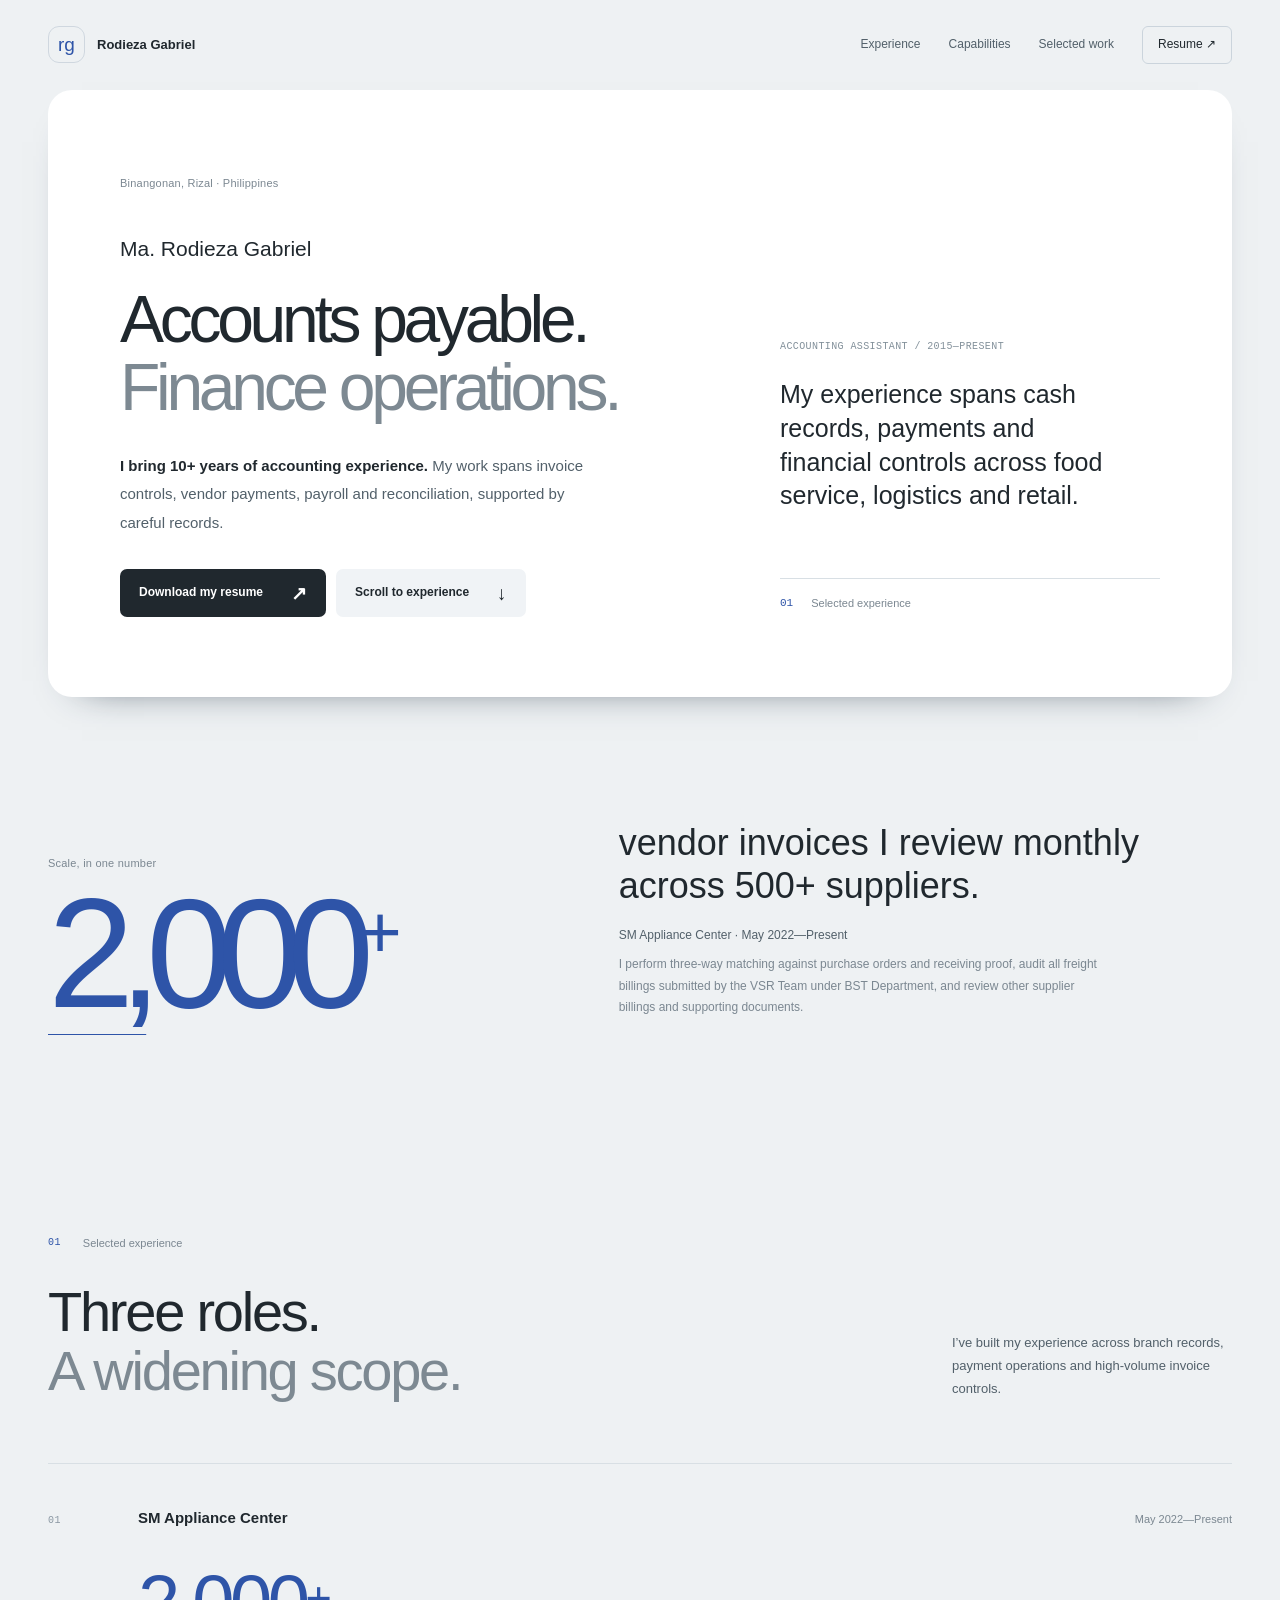
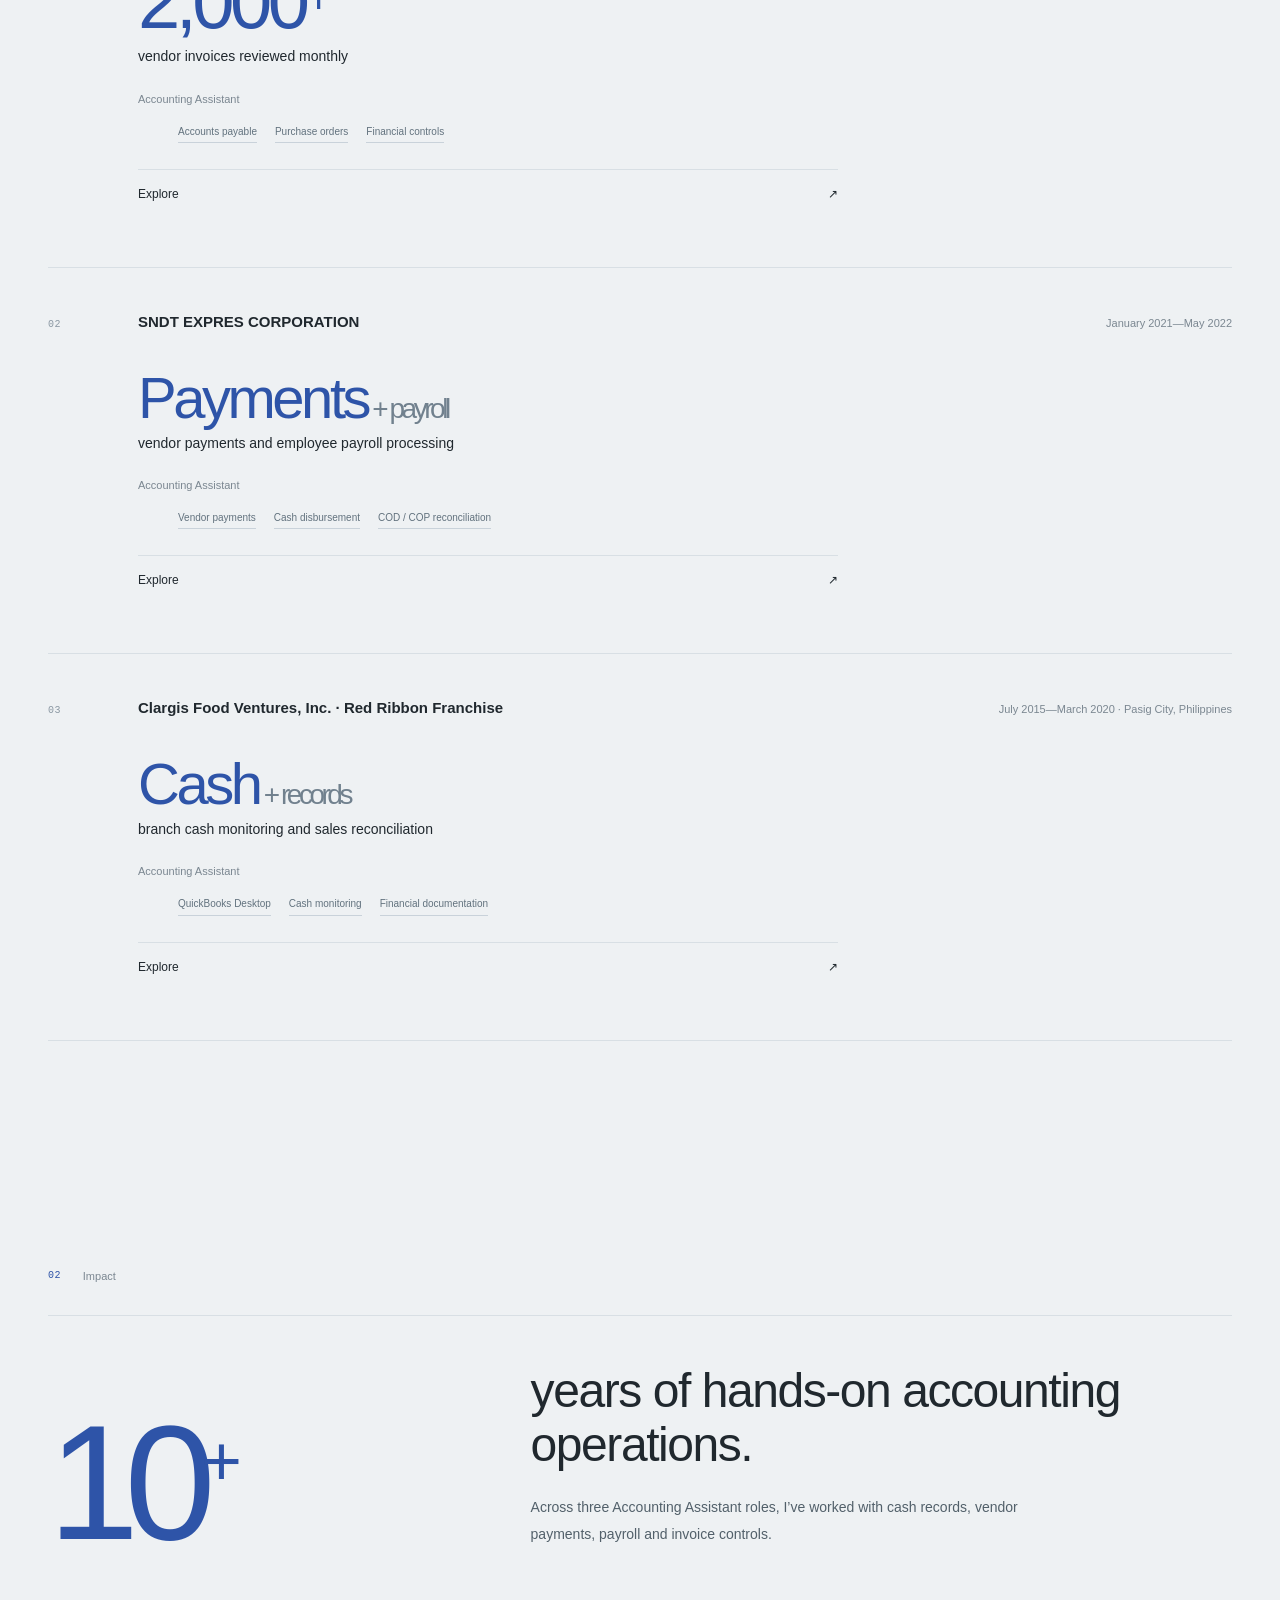
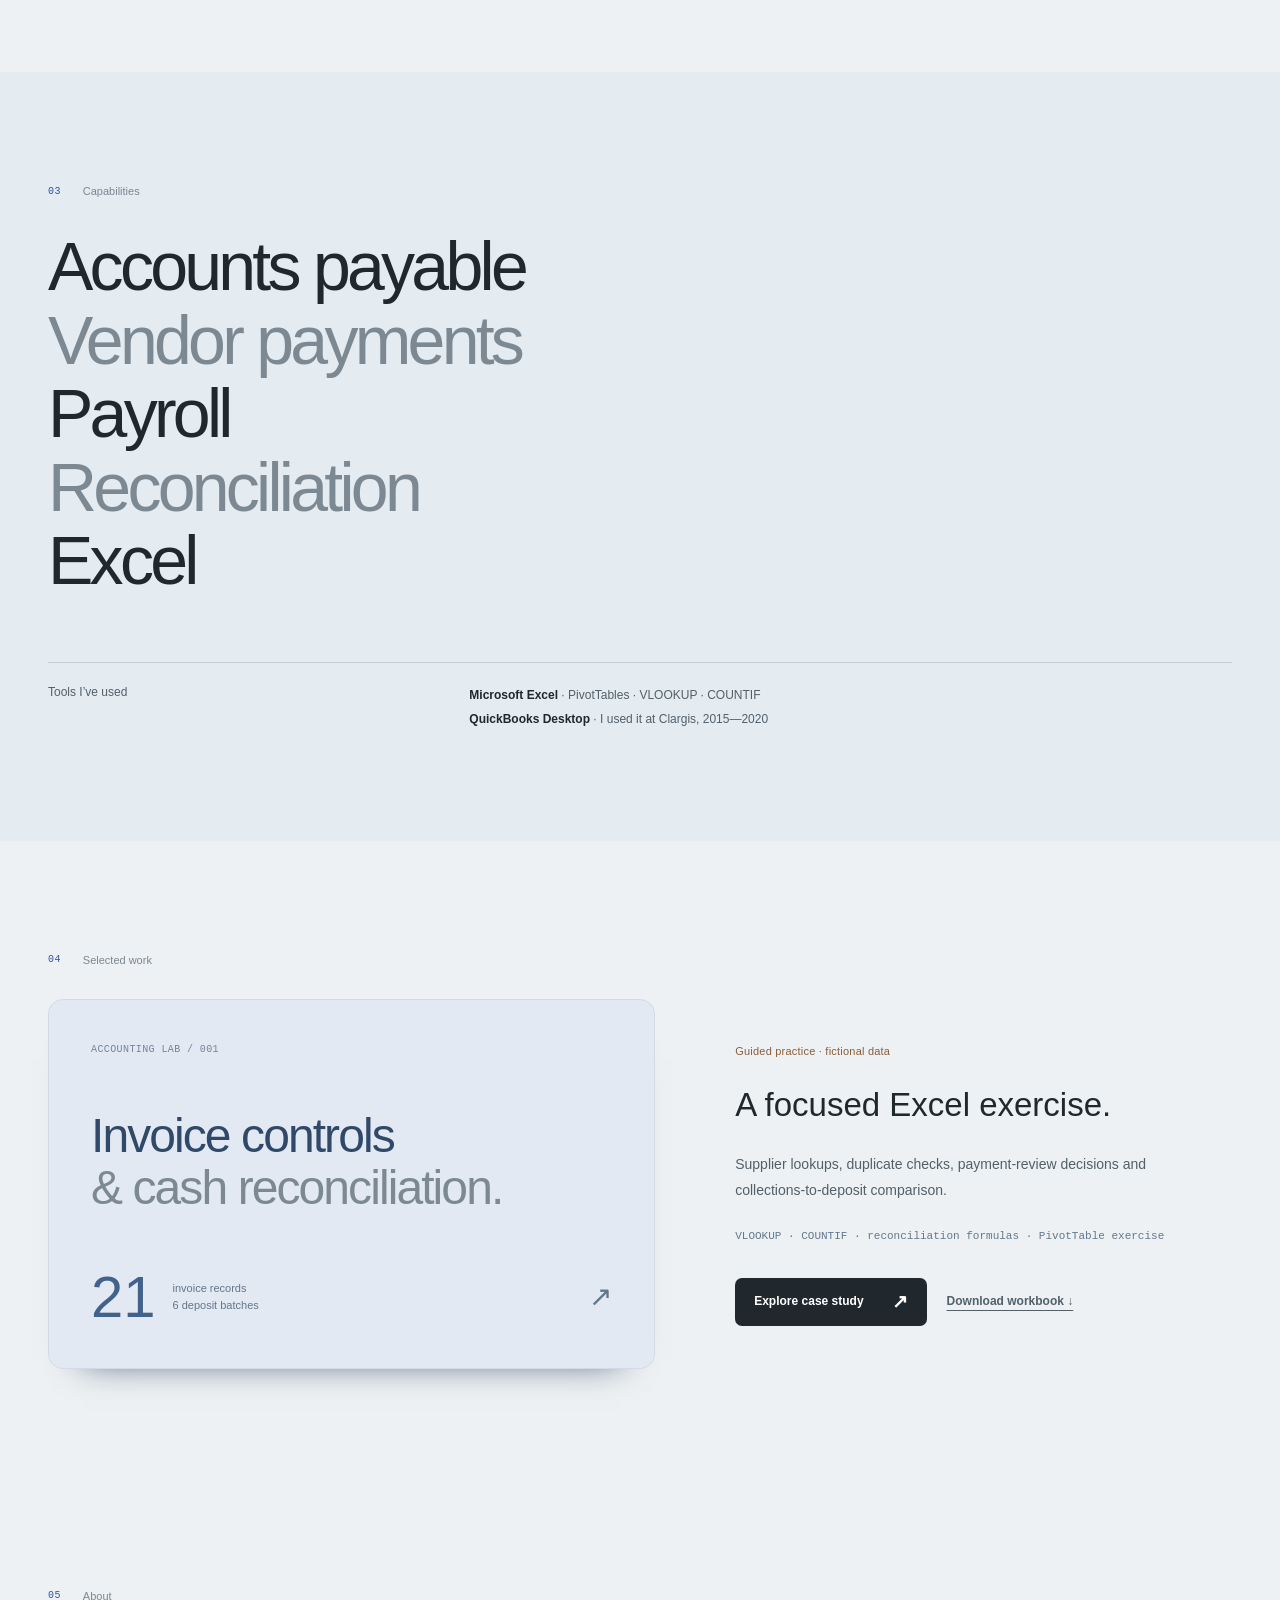
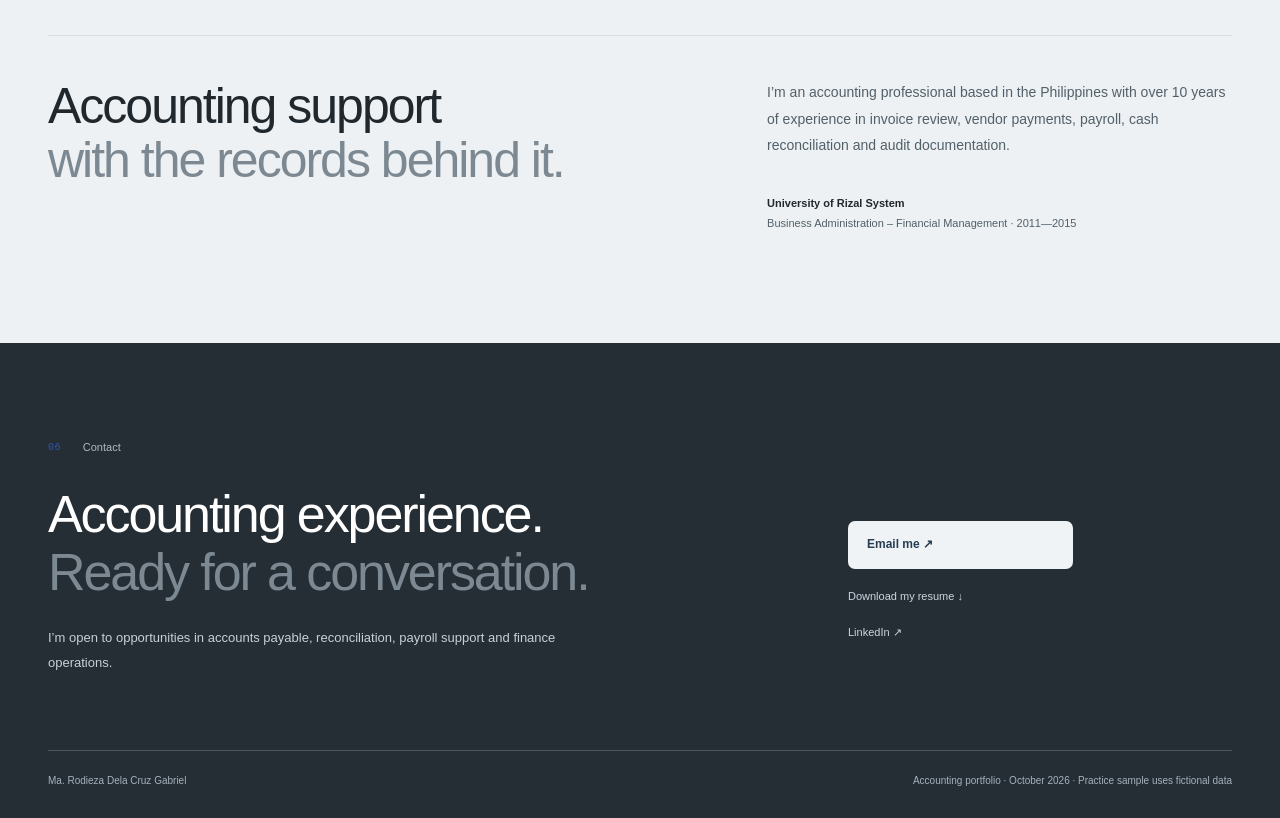
<file: index.html>
<!doctype html>
<html lang="en"><head><meta charset="utf-8"><meta name="viewport" content="width=device-width,initial-scale=1"><title>Rodieza Gabriel — Accounting &amp; Finance Operations</title><meta name="description" content="I’m Rodieza Gabriel, an accounting professional with 10+ years of experience across accounts payable, invoice review, payments, payroll and reconciliation. I review 2,000+ vendor invoices monthly across 500+ suppliers."><meta name="robots" content="index,follow"><meta name="theme-color" content="#eef1f3"><link rel="icon" href="favicon.svg" type="image/svg+xml"><link rel="stylesheet" href="styles.css"><script src="script.js" defer></script></head><body><a class="skip-link" href="#main">Skip to content</a>
<header class="site-header wrap"><a class="brand" href="index.html" aria-label="Rodieza Gabriel home"><span class="brand-mark">rg</span><span>Rodieza Gabriel</span></a><nav aria-label="Main navigation"><a href="#experience">Experience</a><a href="#capabilities">Capabilities</a><a href="#work">Selected work</a><a class="nav-resume" href="Rodieza-Gabriel-Accounts-Payable-Resume.pdf" download>Resume ↗</a></nav></header>
<main id="main">
<section class="hero wrap"><div class="hero-copy reveal"><p class="eyebrow">Binangonan, Rizal · Philippines</p><p class="hero-name">Ma. Rodieza Gabriel</p><h1>Accounts payable.<br><span>Finance operations.</span></h1><p class="hero-lede"><strong>I bring 10+ years of accounting experience.</strong> My work spans invoice controls, vendor payments, payroll and reconciliation, supported by careful records.</p><div class="hero-actions"><a class="button primary" href="Rodieza-Gabriel-Accounts-Payable-Resume.pdf" download>Download my resume <span>↗</span></a><a class="button quiet" href="#experience">Scroll to experience <span>↓</span></a></div></div><div class="hero-side reveal reveal-delay-1"><p class="mono">ACCOUNTING ASSISTANT / 2015—PRESENT</p><p class="hero-side-copy">My experience spans cash records, payments and financial controls across food service, logistics and retail.</p><div class="hero-side-line"><span>01</span><span>Selected experience</span></div></div></section>
<section class="scale wrap reveal-group"><div class="reveal"><p class="eyebrow">Scale, in one number</p><p class="scale-number">2,000<span>+</span></p></div><div class="scale-copy reveal reveal-delay-1"><h2>vendor invoices I review monthly across 500+ suppliers.</h2><p>SM Appliance Center · May 2022—Present</p><p class="muted">I perform three-way matching against purchase orders and receiving proof, audit all freight billings submitted by the VSR Team under BST Department, and review other supplier billings and supporting documents.</p></div></section>
<section id="experience" class="selected wrap section"><div class="section-kicker"><span class="mono">01</span><span>Selected experience</span></div><div class="section-lead"><h2>Three roles.<br><span>A widening scope.</span></h2><p>I’ve built my experience across branch records, payment operations and high-volume invoice controls.</p></div><div class="experience-list">
<article class="experience-item reveal"><div class="experience-index mono">01</div><div class="experience-main"><div class="experience-top"><p class="company">SM Appliance Center</p><p class="date">May 2022—Present</p></div><p class="experience-metric">2,000<span>+</span></p><p class="metric-label">vendor invoices reviewed monthly</p><p class="role">Accounting Assistant</p><ul class="tags"><li>Accounts payable</li><li>Purchase orders</li><li>Financial controls</li></ul><details><summary>Explore <span>↗</span></summary><div class="detail-copy"><p>I review vendor invoices and purchase orders against Receiving Reports/GRNs or Delivery Receipts (three-way matching), check rental, utility and other supplier billings, and audit all freight billings submitted by the VSR (Van Shipment Report) Team under the BST Department.</p><p>I review warehouse Lost Breakage Report (LBR) documents and transmit supporting documentation to AR and AC Head Office. I identify discrepancies, prepare exception reports and audit findings, return documents to Receiving and FAS for correction, validate resubmissions, maintain audit trails, retrieve records for internal audit, track corrective actions and review petty cash reconciliations.</p></div></details></div></article>
<article class="experience-item reveal"><div class="experience-index mono">02</div><div class="experience-main"><div class="experience-top"><p class="company">SNDT EXPRES CORPORATION</p><p class="date">January 2021—May 2022</p></div><p class="experience-metric word">Payments<span> + payroll</span></p><p class="metric-label">vendor payments and employee payroll processing</p><p class="role">Accounting Assistant</p><ul class="tags"><li>Vendor payments</li><li>Cash disbursement</li><li>COD / COP reconciliation</li></ul><details><summary>Explore <span>↗</span></summary><div class="detail-copy"><p>I processed payment requests, prepared cash and check vouchers, handled employee payroll and monitored accounts payable.</p><p>I reconciled cash-on-delivery and cash-on-pickup transactions, monitored petty cash and revolving funds, and followed up on payment items.</p></div></details></div></article>
<article class="experience-item reveal"><div class="experience-index mono">03</div><div class="experience-main"><div class="experience-top"><p class="company">Clargis Food Ventures, Inc. · Red Ribbon Franchise</p><p class="date">July 2015—March 2020 · Pasig City, Philippines</p></div><p class="experience-metric word">Cash<span> + records</span></p><p class="metric-label">branch cash monitoring and sales reconciliation</p><p class="role">Accounting Assistant</p><ul class="tags"><li>QuickBooks Desktop</li><li>Cash monitoring</li><li>Financial documentation</li></ul><details><summary>Explore <span>↗</span></summary><div class="detail-copy"><p>I used QuickBooks Desktop and accounting software to encode daily transactions and track financial records.</p><p>I reconciled daily branch cash-monitoring reports against theoretical sales, improving financial reporting accuracy by 20%, and recorded daily deposit slips in cash-monitoring templates for multiple store locations.</p><p>I monitored store cash balances, reviewed daily bank statements to track deposits accurately, and prepared cash and check vouchers in line with internal financial procedures.</p><p>I organized receipts, reports and supporting financial documents to maintain complete, up-to-date records.</p></div></details></div></article>
</div></section>
<section class="impact wrap"><div class="section-kicker"><span class="mono">02</span><span>Impact</span></div><div class="impact-statement reveal"><p class="impact-number">10<span>+</span></p><div><h2>years of hands-on accounting operations.</h2><p>Across three Accounting Assistant roles, I’ve worked with cash records, vendor payments, payroll and invoice controls.</p></div></div></section>
<section id="capabilities" class="capabilities"><div class="wrap section"><div class="section-kicker"><span class="mono">03</span><span>Capabilities</span></div><h2 class="reveal">Accounts payable<br><span>Vendor payments</span><br>Payroll<br><span>Reconciliation</span><br>Excel</h2><div class="capability-note"><p>Tools I’ve used</p><p><strong>Microsoft Excel</strong> · PivotTables · VLOOKUP · COUNTIF<br><strong>QuickBooks Desktop</strong> · I used it at Clargis, 2015—2020</p></div></div></section>
<section id="work" class="work wrap section"><div class="section-kicker"><span class="mono">04</span><span>Selected work</span></div><div class="work-grid"><div class="work-cover reveal"><p class="mono">ACCOUNTING LAB / 001</p><h2>Invoice controls<br><span>&amp; cash reconciliation.</span></h2><div class="work-stats"><strong>21</strong><span>invoice records<br>6 deposit batches</span><span class="work-arrow">↗</span></div></div><div class="work-copy reveal reveal-delay-1"><p class="eyebrow">Guided practice · fictional data</p><h3>A focused Excel exercise.</h3><p>Supplier lookups, duplicate checks, payment-review decisions and collections-to-deposit comparison.</p><p class="methods">VLOOKUP · COUNTIF · reconciliation formulas · PivotTable exercise</p><div class="work-actions"><a class="button primary" href="accounting-lab-001.html">Explore case study <span>↗</span></a><a class="text-link" href="Rodieza-Gabriel-Accounting-Work-Sample.xlsx" download>Download workbook ↓</a></div></div></div></section>
<section class="about wrap section"><div class="section-kicker"><span class="mono">05</span><span>About</span></div><div class="about-grid reveal"><div><h2>Accounting support<br><span>with the records behind it.</span></h2></div><div><p>I’m an accounting professional based in the Philippines with over 10 years of experience in invoice review, vendor payments, payroll, cash reconciliation and audit documentation.</p><p class="about-meta"><strong>University of Rizal System</strong><br>Business Administration – Financial Management · 2011—2015</p></div></div></section>
<section id="contact" class="contact"><div class="wrap section"><div class="section-kicker"><span class="mono">06</span><span>Contact</span></div><div class="contact-grid reveal"><div><h2>Accounting experience.<br><span>Ready for a conversation.</span></h2><p>I’m open to opportunities in accounts payable, reconciliation, payroll support and finance operations.</p></div><div class="contact-actions"><a class="button light" href="mailto:gabriel.ma.rodieza.000@gmail.com">Email me ↗</a><a class="contact-link" href="Rodieza-Gabriel-Accounts-Payable-Resume.pdf" download>Download my resume ↓</a><a class="contact-link" href="https://www.linkedin.com/in/marodiezagabriel" target="_blank" rel="noopener">LinkedIn ↗</a></div></div><footer><p>Ma. Rodieza Dela Cruz Gabriel</p><p>Accounting portfolio · October 2026 · Practice sample uses fictional data</p></footer></div></section>
</main></body></html>
</file>
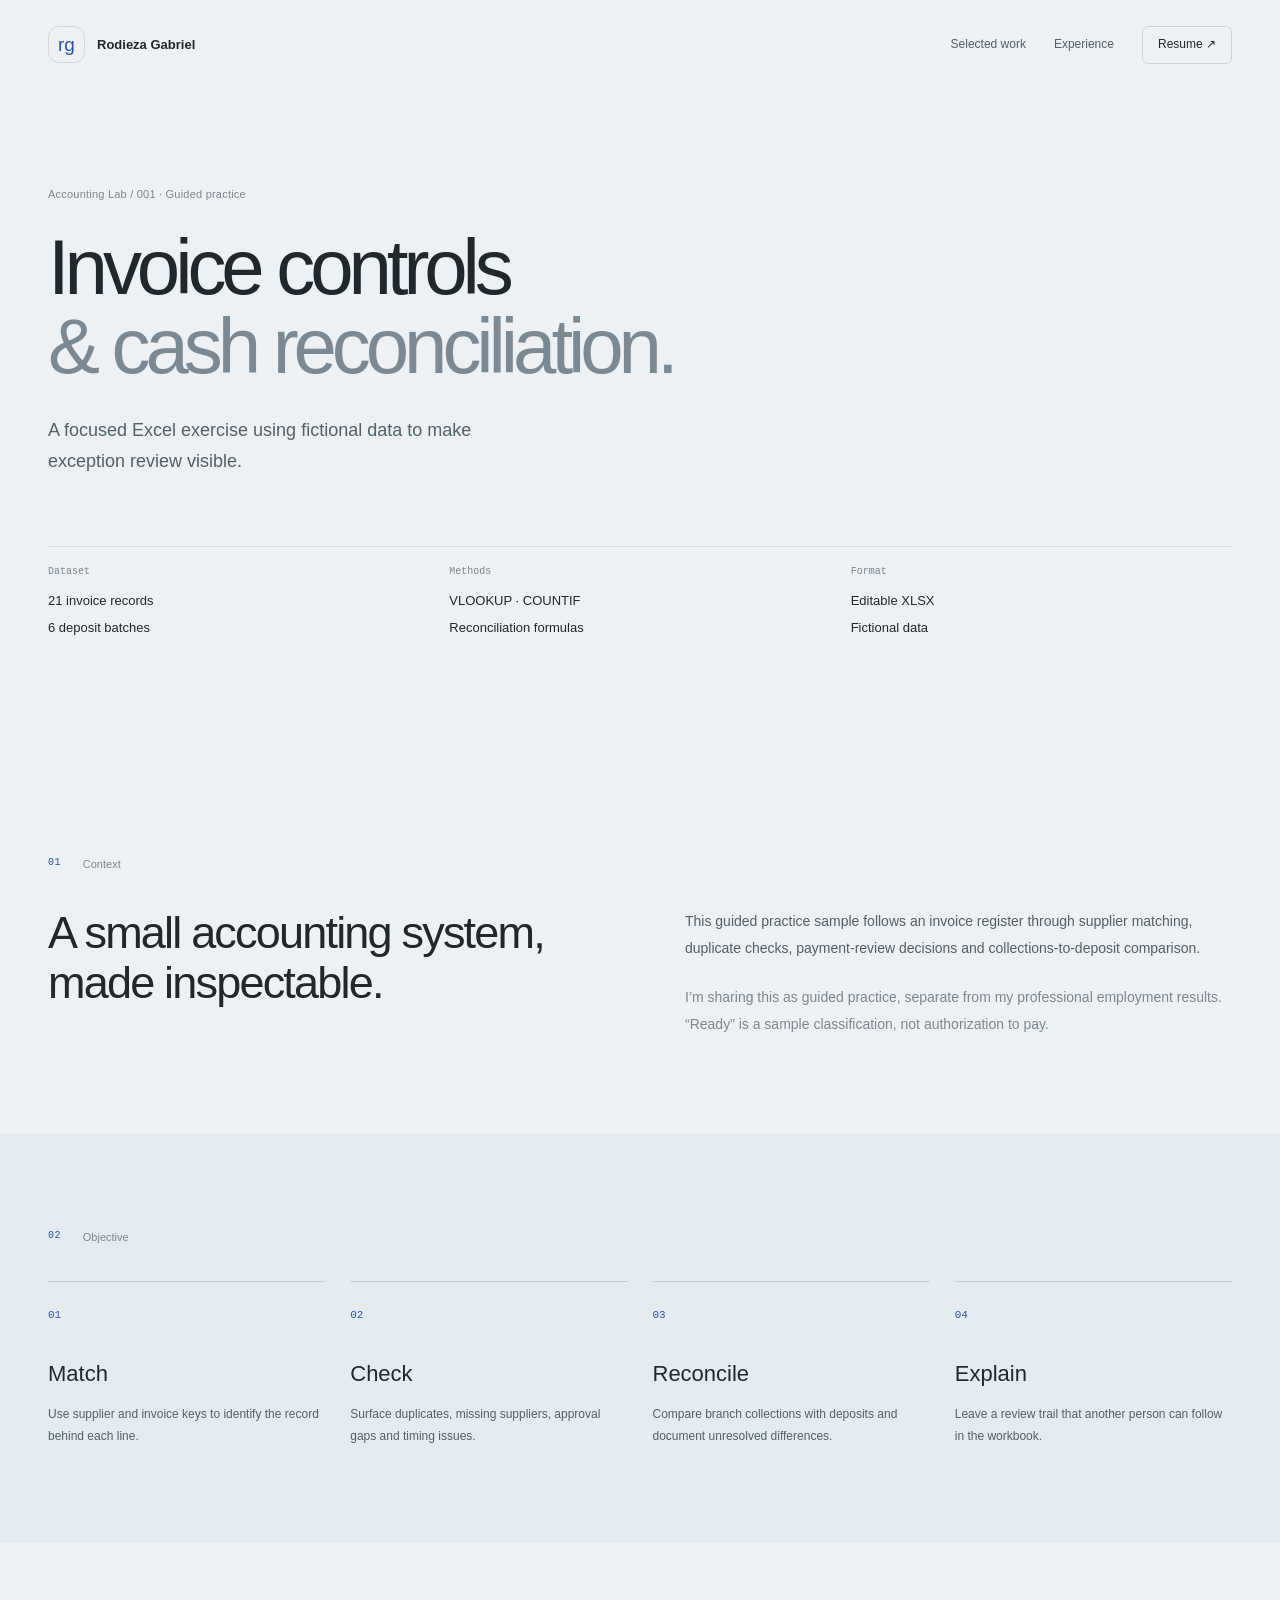
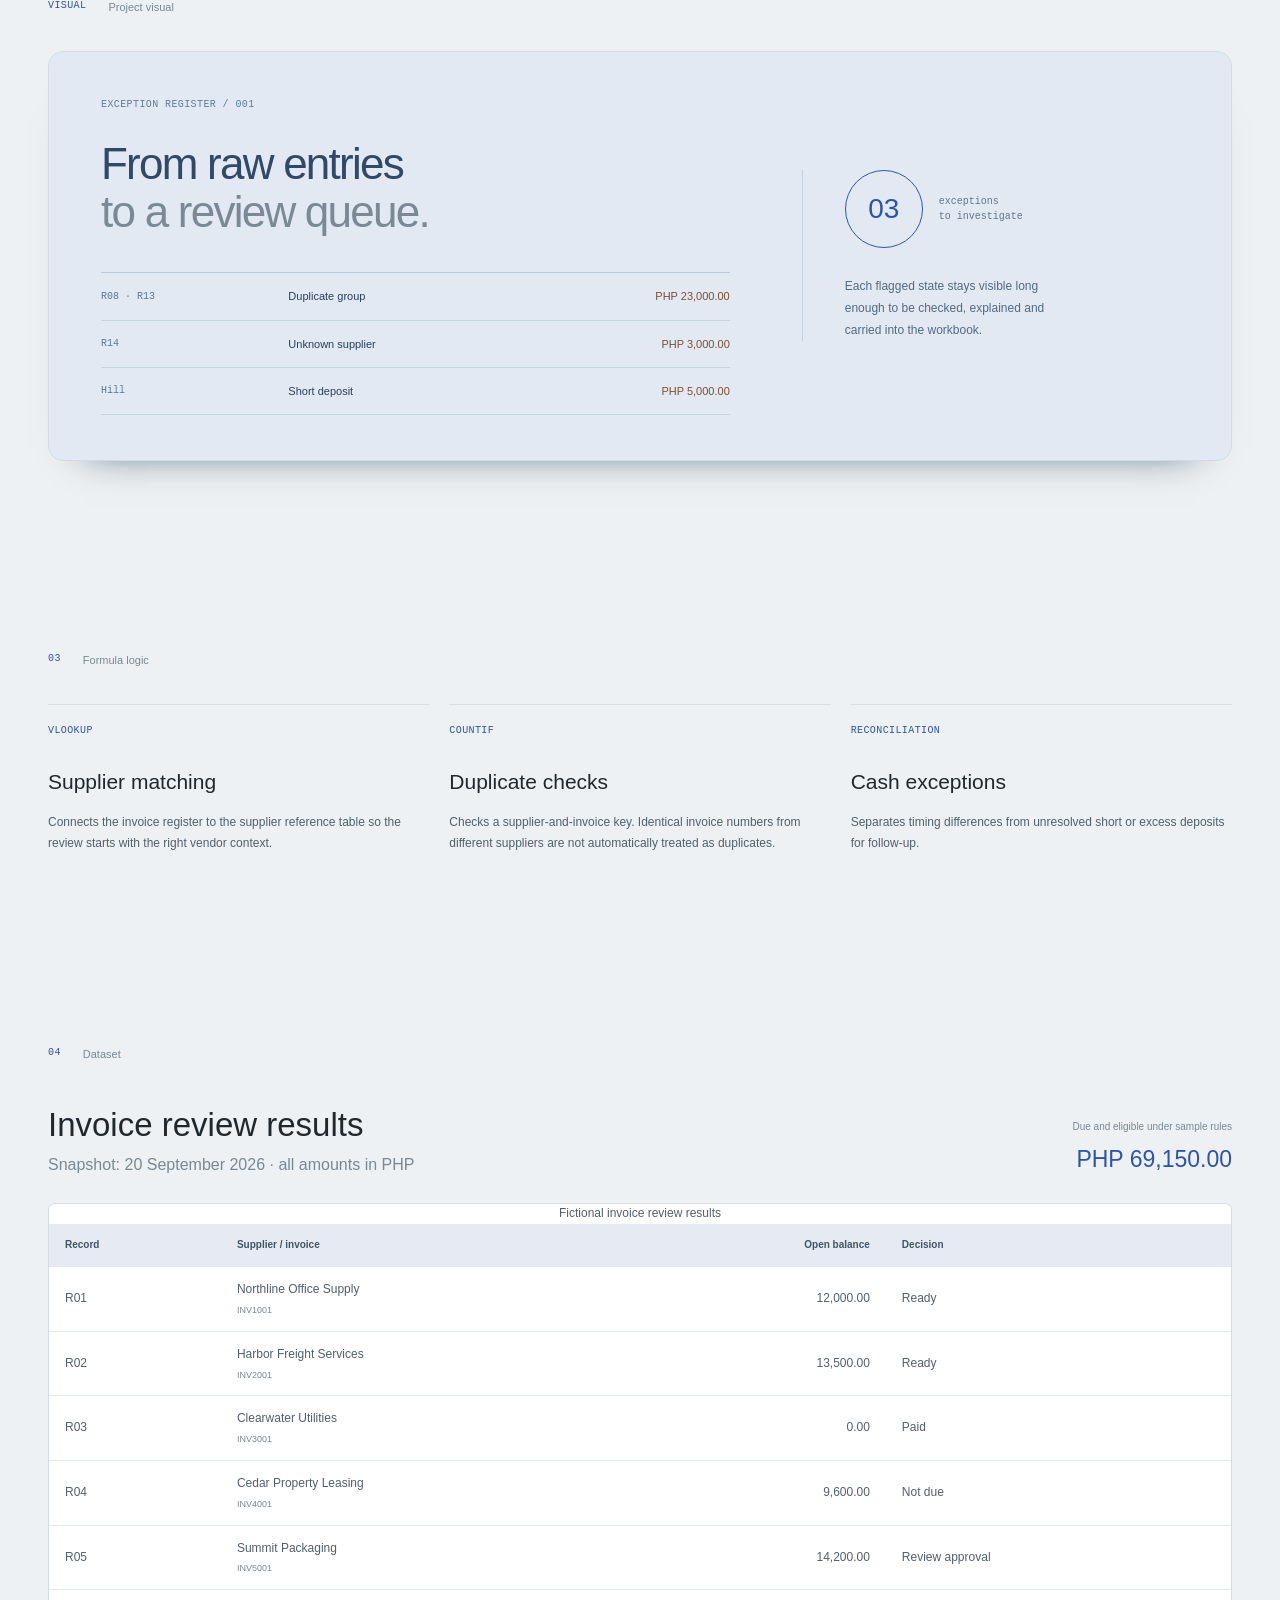
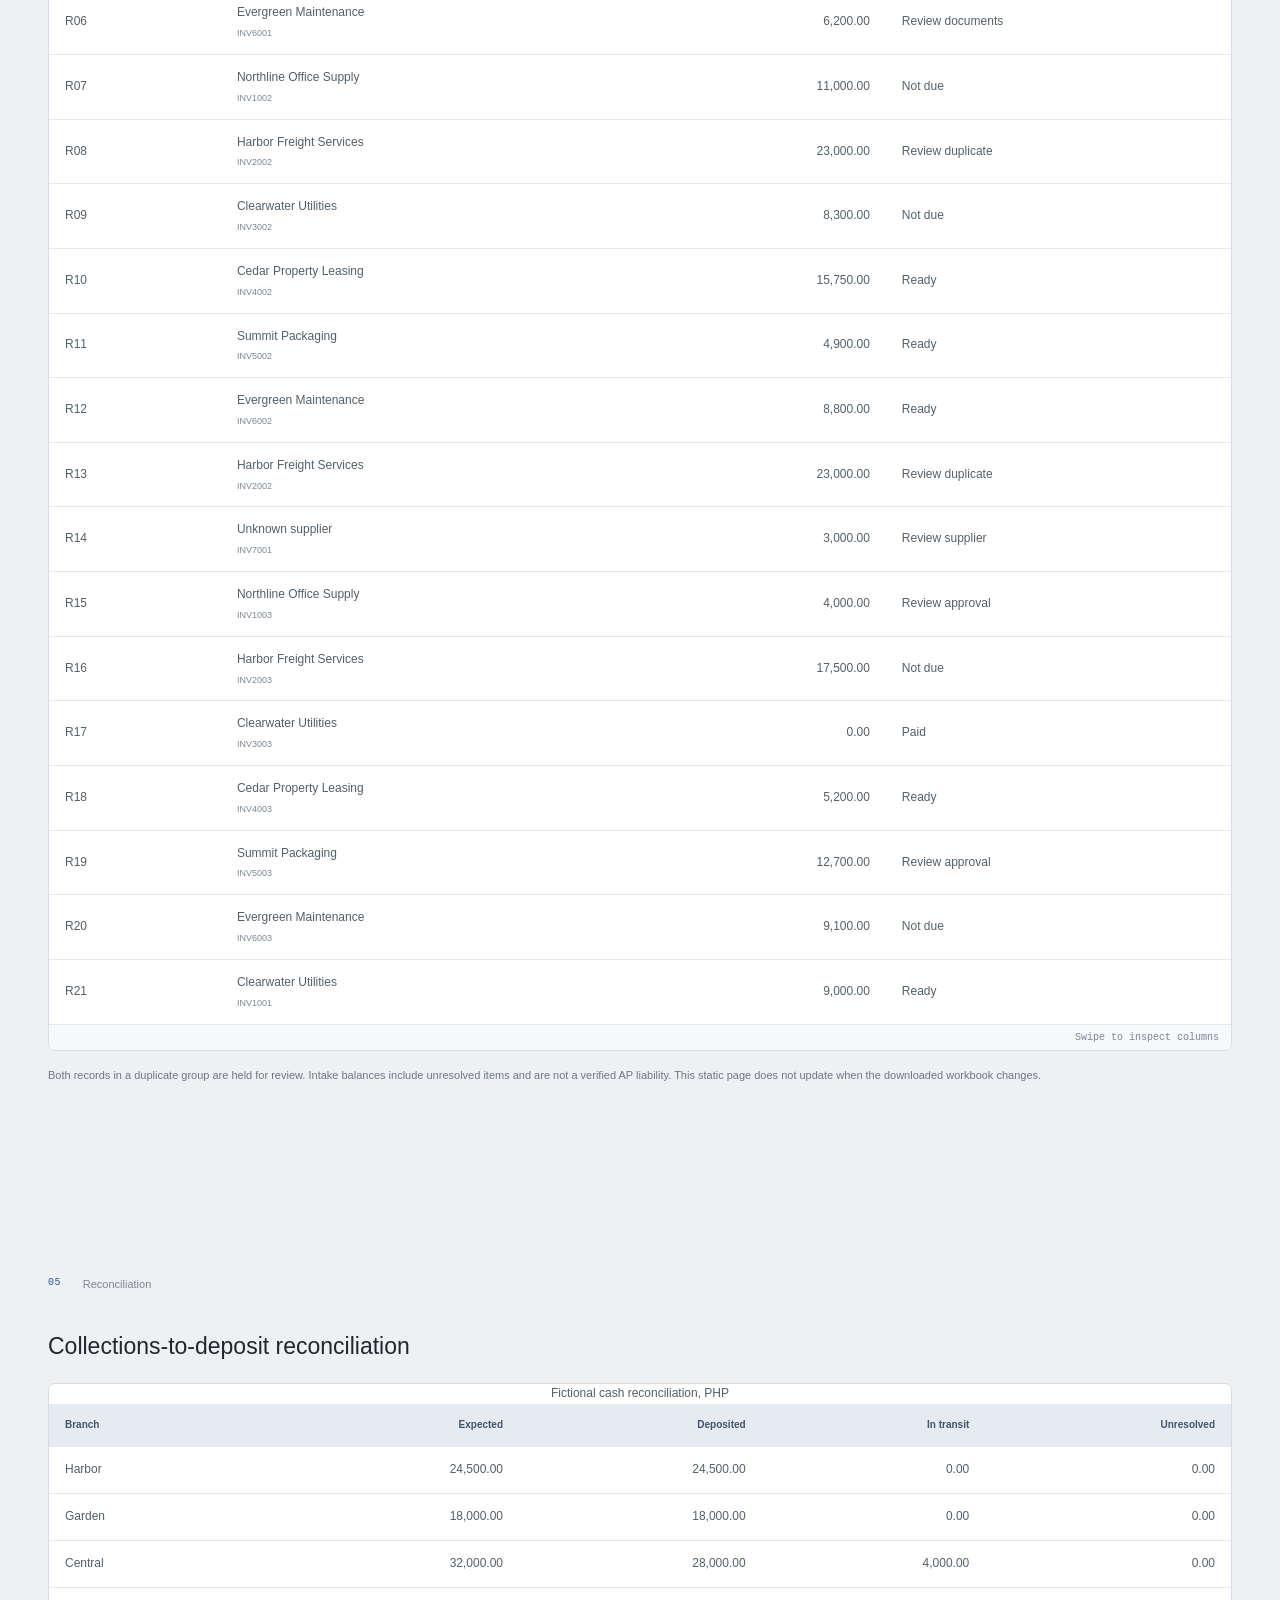
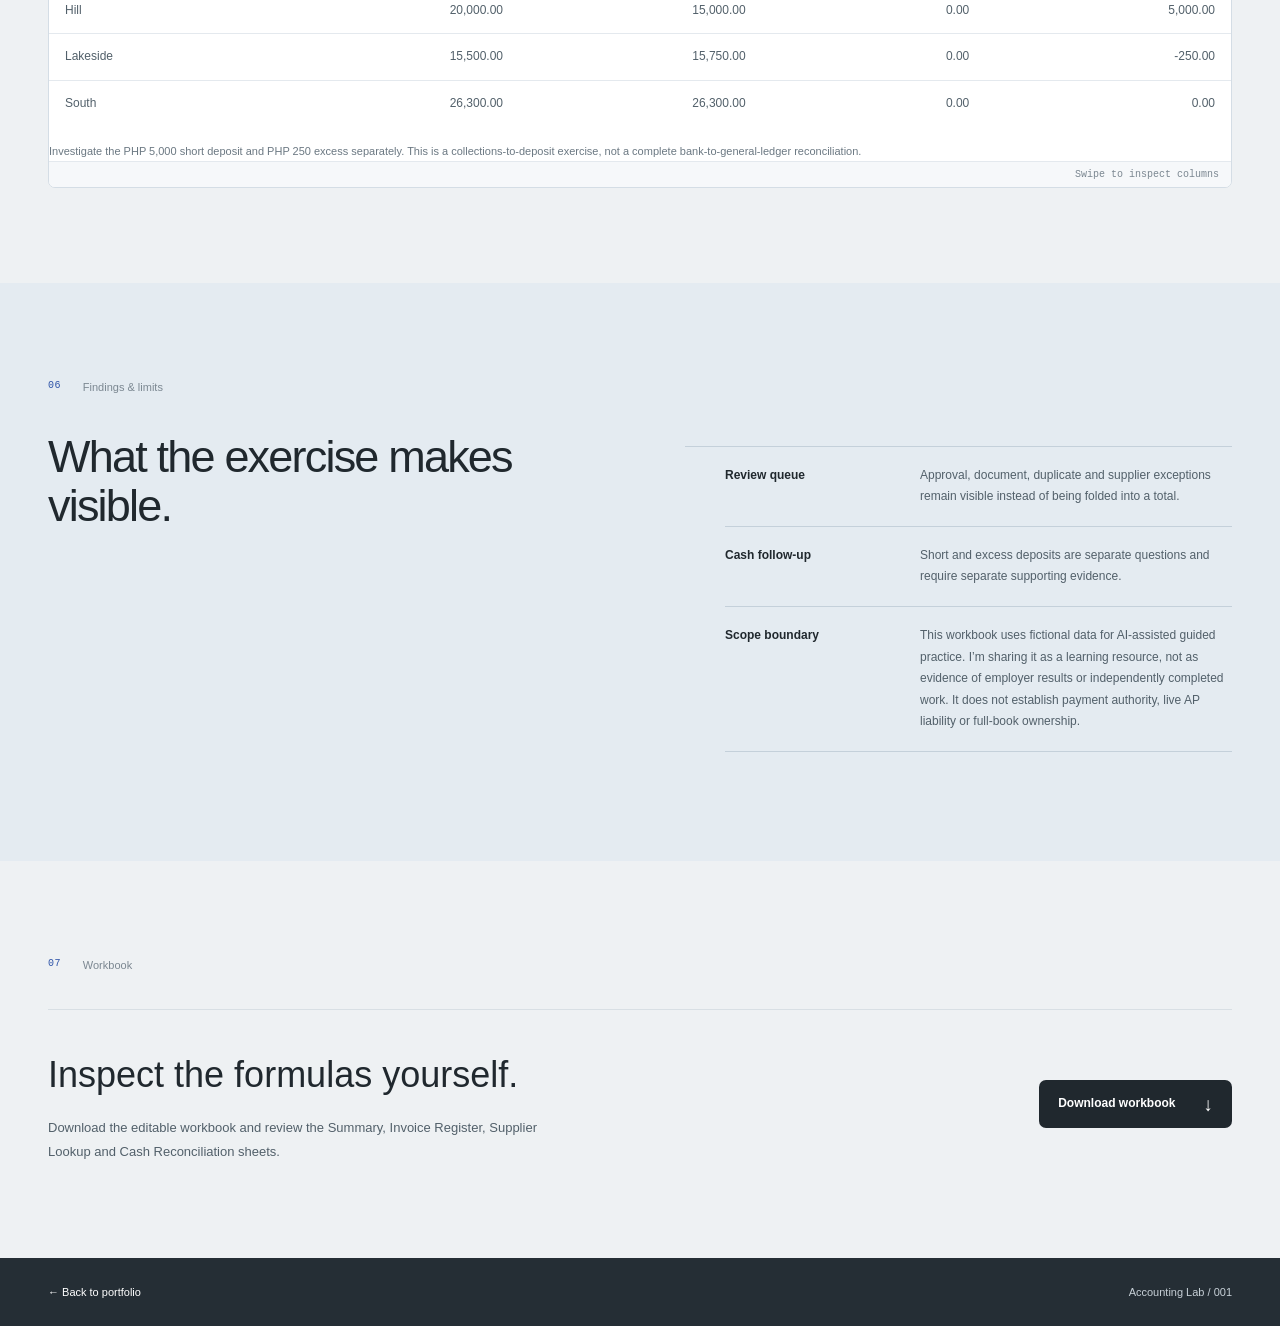
<file: accounting-lab-001.html>
<!doctype html>
<html lang="en"><head><meta charset="utf-8"><meta name="viewport" content="width=device-width,initial-scale=1"><title>Accounting Lab 001 | Invoice Controls &amp; Cash Reconciliation</title><meta name="description" content="A guided fictional Excel case study covering invoice controls, supplier lookups, exception review and collections-to-deposit reconciliation."><meta name="robots" content="noindex,nofollow"><link rel="icon" href="favicon.svg" type="image/svg+xml"><link rel="stylesheet" href="styles.css"><script src="script.js" defer></script></head><body><a class="skip-link" href="#main">Skip to content</a><header class="site-header wrap"><a class="brand" href="index.html"><span class="brand-mark">rg</span><span>Rodieza Gabriel</span></a><nav aria-label="Case study navigation"><a href="index.html#work">Selected work</a><a href="index.html#experience">Experience</a><a class="nav-resume" href="Rodieza-Gabriel-Accounts-Payable-Resume.pdf" download>Resume ↗</a></nav></header><main id="main"><section class="case-hero wrap"><p class="eyebrow">Accounting Lab / 001 · Guided practice</p><h1>Invoice controls<br><span>&amp; cash reconciliation.</span></h1><p class="case-lede">A focused Excel exercise using fictional data to make exception review visible.</p><div class="case-meta"><div><span>Dataset</span><strong>21 invoice records<br>6 deposit batches</strong></div><div><span>Methods</span><strong>VLOOKUP · COUNTIF<br>Reconciliation formulas</strong></div><div><span>Format</span><strong>Editable XLSX<br>Fictional data</strong></div></div></section><section class="case-section wrap"><div class="case-kicker"><span class="mono">01</span><span>Context</span></div><div class="case-two"><div><h2>A small accounting system, made inspectable.</h2></div><div><p>This guided practice sample follows an invoice register through supplier matching, duplicate checks, payment-review decisions and collections-to-deposit comparison.</p><p class="muted">I’m sharing this as guided practice, separate from my professional employment results. “Ready” is a sample classification, not authorization to pay.</p></div></div></section><section class="case-section case-tint"><div class="wrap"><div class="case-kicker"><span class="mono">02</span><span>Objective</span></div><div class="process-grid"><article><span class="step">01</span><h3>Match</h3><p>Use supplier and invoice keys to identify the record behind each line.</p></article><article><span class="step">02</span><h3>Check</h3><p>Surface duplicates, missing suppliers, approval gaps and timing issues.</p></article><article><span class="step">03</span><h3>Reconcile</h3><p>Compare branch collections with deposits and document unresolved differences.</p></article><article><span class="step">04</span><h3>Explain</h3><p>Leave a review trail that another person can follow in the workbook.</p></article></div></div></section><section class="case-section artifact-section"><div class="wrap"><div class="case-kicker"><span class="mono">VISUAL</span><span>Project visual</span></div><div class="artifact-grid" aria-label="Selected fictional exception records"><div class="artifact-main"><p class="mono">EXCEPTION REGISTER / 001</p><h2>From raw entries<br><span>to a review queue.</span></h2><div class="artifact-rows"><div><span>R08 · R13</span><strong>Duplicate group</strong><em>PHP 23,000.00</em></div><div><span>R14</span><strong>Unknown supplier</strong><em>PHP 3,000.00</em></div><div><span>Hill</span><strong>Short deposit</strong><em>PHP 5,000.00</em></div></div></div><div class="artifact-side"><div class="artifact-ring"><span>03</span><small>exceptions<br>to investigate</small></div><p>Each flagged state stays visible long enough to be checked, explained and carried into the workbook.</p></div></div></div></section><section class="case-section wrap"><div class="case-kicker"><span class="mono">03</span><span>Formula logic</span></div><div class="formula-grid"><div class="formula-card"><p class="mono">VLOOKUP</p><h3>Supplier matching</h3><p>Connects the invoice register to the supplier reference table so the review starts with the right vendor context.</p></div><div class="formula-card"><p class="mono">COUNTIF</p><h3>Duplicate checks</h3><p>Checks a supplier-and-invoice key. Identical invoice numbers from different suppliers are not automatically treated as duplicates.</p></div><div class="formula-card"><p class="mono">RECONCILIATION</p><h3>Cash exceptions</h3><p>Separates timing differences from unresolved short or excess deposits for follow-up.</p></div></div></section><section class="case-section wrap"><div class="case-kicker"><span class="mono">04</span><span>Dataset</span></div><div class="case-table-head"><div><h2>Invoice review results</h2><p class="muted">Snapshot: 20 September 2026 · all amounts in PHP</p></div><p class="case-total"><span>Due and eligible under sample rules</span><strong>PHP 69,150.00</strong></p></div><div class="table-scroll case-table" tabindex="0" role="region" aria-label="Fictional invoice review results; scroll for all rows"><table class="invoice-table"><caption class="sr-only">Fictional invoice review results</caption><thead><tr><th scope="col">Record</th><th scope="col">Supplier / invoice</th><th scope="col" class="number">Open balance</th><th scope="col">Decision</th></tr></thead><tbody><tr data-decision="Ready"><td>R01</td><td>Northline Office Supply<small>INV1001</small></td><td class="number">12,000.00</td><td><span class="status ready">Ready</span></td></tr><tr data-decision="Ready"><td>R02</td><td>Harbor Freight Services<small>INV2001</small></td><td class="number">13,500.00</td><td><span class="status ready">Ready</span></td></tr><tr data-decision="Paid"><td>R03</td><td>Clearwater Utilities<small>INV3001</small></td><td class="number">0.00</td><td><span class="status other">Paid</span></td></tr><tr data-decision="Not due"><td>R04</td><td>Cedar Property Leasing<small>INV4001</small></td><td class="number">9,600.00</td><td><span class="status other">Not due</span></td></tr><tr data-decision="Review approval"><td>R05</td><td>Summit Packaging<small>INV5001</small></td><td class="number">14,200.00</td><td><span class="status review">Review approval</span></td></tr><tr data-decision="Review documents"><td>R06</td><td>Evergreen Maintenance<small>INV6001</small></td><td class="number">6,200.00</td><td><span class="status review">Review documents</span></td></tr><tr data-decision="Not due"><td>R07</td><td>Northline Office Supply<small>INV1002</small></td><td class="number">11,000.00</td><td><span class="status other">Not due</span></td></tr><tr data-decision="Review duplicate"><td>R08</td><td>Harbor Freight Services<small>INV2002</small></td><td class="number">23,000.00</td><td><span class="status review">Review duplicate</span></td></tr><tr data-decision="Not due"><td>R09</td><td>Clearwater Utilities<small>INV3002</small></td><td class="number">8,300.00</td><td><span class="status other">Not due</span></td></tr><tr data-decision="Ready"><td>R10</td><td>Cedar Property Leasing<small>INV4002</small></td><td class="number">15,750.00</td><td><span class="status ready">Ready</span></td></tr><tr data-decision="Ready"><td>R11</td><td>Summit Packaging<small>INV5002</small></td><td class="number">4,900.00</td><td><span class="status ready">Ready</span></td></tr><tr data-decision="Ready"><td>R12</td><td>Evergreen Maintenance<small>INV6002</small></td><td class="number">8,800.00</td><td><span class="status ready">Ready</span></td></tr><tr data-decision="Review duplicate"><td>R13</td><td>Harbor Freight Services<small>INV2002</small></td><td class="number">23,000.00</td><td><span class="status review">Review duplicate</span></td></tr><tr data-decision="Review supplier"><td>R14</td><td>Unknown supplier<small>INV7001</small></td><td class="number">3,000.00</td><td><span class="status review">Review supplier</span></td></tr><tr data-decision="Review approval"><td>R15</td><td>Northline Office Supply<small>INV1003</small></td><td class="number">4,000.00</td><td><span class="status review">Review approval</span></td></tr><tr data-decision="Not due"><td>R16</td><td>Harbor Freight Services<small>INV2003</small></td><td class="number">17,500.00</td><td><span class="status other">Not due</span></td></tr><tr data-decision="Paid"><td>R17</td><td>Clearwater Utilities<small>INV3003</small></td><td class="number">0.00</td><td><span class="status other">Paid</span></td></tr><tr data-decision="Ready"><td>R18</td><td>Cedar Property Leasing<small>INV4003</small></td><td class="number">5,200.00</td><td><span class="status ready">Ready</span></td></tr><tr data-decision="Review approval"><td>R19</td><td>Summit Packaging<small>INV5003</small></td><td class="number">12,700.00</td><td><span class="status review">Review approval</span></td></tr><tr data-decision="Not due"><td>R20</td><td>Evergreen Maintenance<small>INV6003</small></td><td class="number">9,100.00</td><td><span class="status other">Not due</span></td></tr><tr data-decision="Ready"><td>R21</td><td>Clearwater Utilities<small>INV1001</small></td><td class="number">9,000.00</td><td><span class="status ready">Ready</span></td></tr></tbody></table></div><p class="table-note">Both records in a duplicate group are held for review. Intake balances include unresolved items and are not a verified AP liability. This static page does not update when the downloaded workbook changes.</p></section><section class="case-section wrap"><div class="case-kicker"><span class="mono">05</span><span>Reconciliation</span></div><h3 class="cash-title">Collections-to-deposit reconciliation</h3><div class="table-scroll" tabindex="0" role="region" aria-label="Fictional branch deposit results"><table><caption class="sr-only">Fictional cash reconciliation, PHP</caption><thead><tr><th scope="col">Branch</th><th scope="col" class="number">Expected</th><th scope="col" class="number">Deposited</th><th scope="col" class="number">In transit</th><th scope="col" class="number">Unresolved</th></tr></thead><tbody><tr><td>Harbor</td><td class="number">24,500.00</td><td class="number">24,500.00</td><td class="number">0.00</td><td class="number ">0.00</td></tr><tr><td>Garden</td><td class="number">18,000.00</td><td class="number">18,000.00</td><td class="number">0.00</td><td class="number ">0.00</td></tr><tr><td>Central</td><td class="number">32,000.00</td><td class="number">28,000.00</td><td class="number">4,000.00</td><td class="number ">0.00</td></tr><tr><td>Hill</td><td class="number">20,000.00</td><td class="number">15,000.00</td><td class="number">0.00</td><td class="number variance">5,000.00</td></tr><tr><td>Lakeside</td><td class="number">15,500.00</td><td class="number">15,750.00</td><td class="number">0.00</td><td class="number variance">-250.00</td></tr><tr><td>South</td><td class="number">26,300.00</td><td class="number">26,300.00</td><td class="number">0.00</td><td class="number ">0.00</td></tr></tbody></table><p class="table-note">Investigate the PHP 5,000 short deposit and PHP 250 excess separately. This is a collections-to-deposit exercise, not a complete bank-to-general-ledger reconciliation.</p></section><section class="case-section case-tint"><div class="wrap"><div class="case-kicker"><span class="mono">06</span><span>Findings &amp; limits</span></div><div class="case-two"><div><h2>What the exercise makes visible.</h2></div><div><ul class="finding-list"><li><strong>Review queue</strong><span>Approval, document, duplicate and supplier exceptions remain visible instead of being folded into a total.</span></li><li><strong>Cash follow-up</strong><span>Short and excess deposits are separate questions and require separate supporting evidence.</span></li><li><strong>Scope boundary</strong><span>This workbook uses fictional data for AI-assisted guided practice. I’m sharing it as a learning resource, not as evidence of employer results or independently completed work. It does not establish payment authority, live AP liability or full-book ownership.</span></li></ul></div></div></div></section><section class="case-section wrap case-download"><div class="case-kicker"><span class="mono">07</span><span>Workbook</span></div><div class="download-panel"><div><h2>Inspect the formulas yourself.</h2><p>Download the editable workbook and review the Summary, Invoice Register, Supplier Lookup and Cash Reconciliation sheets.</p></div><a class="button primary" href="Rodieza-Gabriel-Accounting-Work-Sample.xlsx" download>Download workbook <span>↓</span></a></div></section></main><footer class="case-footer"><div class="wrap"><a href="index.html">← Back to portfolio</a><span>Accounting Lab / 001</span></div></footer></body></html>
</file>
<file: styles.css>
:root{--ink:#20282e;--text:#52606a;--muted:#7b8791;--line:#d8dfe4;--paper:#fff;--ground:#eef1f3;--accent:#2e54a8;--accent-soft:#e6edf9;--warm:#a06136;--sans:"Segoe UI",Arial,Helvetica,sans-serif;--mono:Consolas,"Courier New",monospace}*{box-sizing:border-box}html{scroll-behavior:smooth;scroll-padding-top:24px}body{margin:0;background:var(--ground);color:var(--text);font-family:var(--sans);font-size:16px;line-height:1.65}a{color:inherit;text-underline-offset:5px}button,a,summary{-webkit-tap-highlight-color:transparent}a:focus-visible,button:focus-visible,summary:focus-visible,[tabindex]:focus-visible{outline:3px solid var(--warm);outline-offset:5px}h1,h2,h3,p{margin:0}h1,h2,h3{color:var(--ink);font-weight:500}.wrap{width:calc(100% - 96px);max-width:1240px;margin-inline:auto}.mono{font:10px/1.5 var(--mono);letter-spacing:.04em}.eyebrow{font-size:11px;color:var(--muted);letter-spacing:.02em}.muted{color:var(--muted)}.section{padding-block:110px}.site-header{display:flex;justify-content:space-between;align-items:center;padding-block:26px;gap:24px}.brand{display:flex;gap:12px;align-items:center;text-decoration:none;color:var(--ink);font-size:13px;font-weight:600}.brand small{display:block;color:var(--muted);font-size:10px;font-weight:400}.brand-mark{width:37px;height:37px;border:1px solid #cfd7df;border-radius:11px;display:grid;place-items:center;color:var(--accent);font-size:19px;font-weight:400}nav{display:flex;align-items:center;gap:28px;font-size:12px}nav a{text-decoration:none;padding:8px 0}nav a:hover{color:var(--accent)}.nav-resume{border:1px solid #cbd4dc;border-radius:6px;padding:8px 15px!important;color:var(--ink)}.hero{background:var(--paper);border-radius:24px;padding:84px 72px 80px;display:grid;grid-template-columns:1.2fr .8fr;gap:90px;box-shadow:0 18px 40px -34px #203242}.hero-name{font-size:21px;color:var(--ink);margin-top:40px}.hero h1{font-size:66px;line-height:1.04;letter-spacing:-.045em;margin-top:18px}.hero h1 span,.section-lead h2 span,.impact h2 span,.capabilities h2 span,.work-cover h2 span,.about h2 span,.contact h2 span,.case-hero h1 span{color:#7d8992}.hero-lede{max-width:510px;font-size:15px;line-height:1.9;margin-top:30px}.hero-lede strong{color:var(--ink);font-weight:600}.hero-actions{display:flex;flex-wrap:wrap;gap:10px;margin-top:32px}.button{display:inline-flex;align-items:center;justify-content:space-between;gap:28px;min-height:48px;padding:13px 19px;border-radius:7px;font-size:12px;font-weight:600;text-decoration:none}.button span{font-size:19px;line-height:1}.primary{background:var(--ink);color:#fff}.primary:hover{background:var(--accent)}.quiet{background:#f0f3f6;color:var(--ink)}.quiet:hover{background:#e4eaf2}.hero-side{align-self:end;padding-bottom:5px}.hero-side .mono{color:#82909a}.hero-side-copy{font-size:25px;line-height:1.35;color:var(--ink);max-width:330px;margin-top:24px}.hero-side-line{display:flex;gap:18px;border-top:1px solid var(--line);padding-top:15px;margin-top:65px;color:var(--muted);font-size:11px}.hero-side-line span:first-child{font-family:var(--mono);color:var(--accent)}.scale{display:grid;grid-template-columns:1fr 1.25fr;gap:80px;padding-block:125px 105px;align-items:end}.scale-number{font-size:155px;line-height:.83;letter-spacing:-.08em;color:var(--accent);font-variant-numeric:tabular-nums;margin-top:18px}.scale-number span{font-size:74px;vertical-align:top;line-height:1.15}.scale-copy h2{font-size:36px;line-height:1.18;max-width:540px}.scale-copy p{font-size:12px;margin-top:19px}.scale-copy .muted{max-width:480px;line-height:1.8;margin-top:8px}.section-kicker{display:flex;gap:22px;align-items:center;color:var(--muted);font-size:11px;margin-bottom:30px}.section-kicker .mono{color:var(--accent)}.section-lead{display:flex;justify-content:space-between;align-items:end;gap:40px;margin-bottom:62px}.section-lead h2{font-size:56px;line-height:1.06;letter-spacing:-.04em}.section-lead>p{font-size:13px;max-width:280px;line-height:1.8}.experience-list{border-top:1px solid var(--line)}.experience-item{display:grid;grid-template-columns:90px 1fr;border-bottom:1px solid var(--line);padding:42px 0 47px}.experience-index{color:#8b98a3;padding-top:7px}.experience-top{display:flex;justify-content:space-between;gap:20px;align-items:baseline}.company{font-size:15px;font-weight:600;color:var(--ink)}.date{font-size:11px;color:var(--muted)}.experience-metric{font-size:76px;line-height:1;letter-spacing:-.06em;color:var(--accent);margin-top:34px}.experience-metric span{font-size:45px;vertical-align:top;line-height:1.5}.experience-metric.word{font-size:58px}.experience-metric.word span{font-size:28px;display:inline;color:#71818e;vertical-align:baseline;line-height:1}.metric-label{font-size:14px;color:var(--ink);margin-top:5px}.role{font-size:11px;color:var(--muted);margin-top:21px}.tags{display:flex;gap:8px 18px;flex-wrap:wrap;list-style:none;margin-top:16px}.tags li{font-size:10px;color:#62727e;border-bottom:1px solid #c9d2da;padding-bottom:2px}.experience-item details{margin-top:26px;max-width:700px;border-top:1px solid var(--line)}details summary{display:flex;justify-content:space-between;align-items:center;cursor:pointer;list-style:none;padding:15px 0;font-size:12px;color:var(--ink)}details summary::-webkit-details-marker{display:none}.detail-copy{border-top:1px solid var(--line);padding:17px 0 2px;display:grid;grid-template-columns:1fr 1fr;gap:25px}.detail-copy p{font-size:12px;line-height:1.8}.impact{padding-block:116px 125px}.impact-statement{display:grid;grid-template-columns:1fr 1.7fr;gap:70px;align-items:end;border-top:1px solid var(--line);padding-top:48px}.impact-number{font-size:164px;line-height:.78;letter-spacing:-.09em;color:var(--accent)}.impact-number span{font-size:70px;vertical-align:top;line-height:1.2}.impact h2{font-size:48px;line-height:1.13;letter-spacing:-.03em}.impact-statement div p{max-width:550px;font-size:14px;line-height:1.9;margin-top:22px}.capabilities{background:#e4ebf1}.capabilities h2{font-size:68px;line-height:1.08;letter-spacing:-.055em}.capability-note{display:grid;grid-template-columns:1fr 2fr;gap:40px;border-top:1px solid #c5d0d9;margin-top:64px;padding-top:20px;font-size:12px}.capability-note p:last-child{line-height:2}.capability-note strong{color:var(--ink);font-weight:600}.work-grid{display:grid;grid-template-columns:1.1fr .9fr;gap:80px;align-items:center}.work-cover{background:#e3e9f3;border:1px solid #d1dbe8;border-radius:15px;padding:42px;min-height:370px;display:flex;flex-direction:column;justify-content:space-between;transform:rotate(-1deg);box-shadow:0 25px 35px -35px #243d5b}.work-cover .mono{color:#72849a}.work-cover h2{font-size:48px;line-height:1.1;color:#304968;letter-spacing:-.04em}.work-stats{display:flex;gap:17px;align-items:center;color:#62768d}.work-stats strong{font-size:58px;line-height:1;font-weight:400;color:#42628b}.work-stats span{font-size:11px;line-height:1.5}.work-stats .work-arrow{margin-left:auto;font-size:28px}.work-copy .eyebrow{color:#8b5d38}.work-copy h3{font-size:33px;margin-top:18px}.work-copy>p:not(.eyebrow):not(.methods){font-size:14px;line-height:1.9;margin-top:18px;max-width:420px}.methods{font:11px/1.8 var(--mono);color:#61788e;margin-top:23px}.work-actions{display:flex;flex-wrap:wrap;align-items:center;gap:20px;margin-top:31px}.text-link{font-size:12px;font-weight:600;text-decoration:underline}.about{padding-top:108px}.about-grid{display:grid;grid-template-columns:1.15fr .85fr;gap:90px;border-top:1px solid var(--line);padding-top:43px}.about h2{font-size:50px;line-height:1.08;letter-spacing:-.04em}.about-grid>div:last-child{font-size:14px;line-height:1.9}.about-meta{font-size:11px;line-height:1.8;margin-top:35px}.about-meta strong{color:var(--ink)}.contact{background:#252e35;color:#c7d0d7}.contact .section{padding-block:95px 28px}.contact .section-kicker{color:#aeb9c2}.contact h2{color:#fff;font-size:52px;line-height:1.1;letter-spacing:-.04em}.contact-grid{display:grid;grid-template-columns:1.5fr .8fr;gap:80px}.contact-grid>div:first-child p{font-size:13px;line-height:1.9;max-width:530px;margin-top:25px}.contact-actions{align-self:center}.light{background:#eff3f6;color:#263c51;min-width:225px}.light:hover{background:#fff}.contact-link{display:block;color:#ccd6df;font-size:11px;margin-top:18px;text-decoration:none}.contact-link:hover{text-decoration:underline}.contact footer{display:flex;justify-content:space-between;gap:20px;border-top:1px solid #4a5660;margin-top:75px;padding-top:22px;font-size:10px;color:#a5b2bd}.skip-link{position:absolute;left:20px;top:-100px;background:#fff;padding:12px 18px;z-index:20}.skip-link:focus{top:10px}
/* Case study */.case-hero{padding:95px 0 120px}.case-hero h1{font-size:78px;line-height:1.02;letter-spacing:-.06em;margin-top:25px}.case-lede{font-size:18px;max-width:490px;line-height:1.7;margin-top:28px}.case-meta{display:grid;grid-template-columns:repeat(3,1fr);gap:20px;border-top:1px solid var(--line);margin-top:70px;padding-top:19px}.case-meta div span{display:block;font:10px var(--mono);color:var(--muted);margin-bottom:10px}.case-meta strong{font-size:13px;font-weight:500;line-height:1.7;color:var(--ink)}.case-section{padding-block:95px}.case-kicker{display:flex;gap:22px;color:var(--muted);font-size:11px;margin-bottom:35px}.case-kicker .mono{color:var(--accent)}.case-two{display:grid;grid-template-columns:1fr 1fr;gap:90px}.case-two h2{font-size:45px;line-height:1.1;letter-spacing:-.04em}.case-two>div:last-child{font-size:14px;line-height:1.9}.case-two>div:last-child p+p{margin-top:23px}.case-tint{background:#e4ebf1}.process-grid{display:grid;grid-template-columns:repeat(4,1fr);gap:25px}.process-grid article{border-top:1px solid #c4d0da;padding-top:18px}.step{font:11px var(--mono);color:var(--accent)}.process-grid h3{font-size:22px;margin-top:30px}.process-grid p{font-size:12px;line-height:1.8;margin-top:12px}.formula-grid{display:grid;grid-template-columns:repeat(3,1fr);gap:20px}.formula-card{border-top:1px solid var(--line);padding-top:18px}.formula-card .mono{color:var(--accent)}.formula-card h3{font-size:21px;margin-top:27px}.formula-card p:last-child{font-size:12px;line-height:1.8;margin-top:12px}.case-table-head{display:flex;justify-content:space-between;gap:20px;align-items:end;margin-bottom:24px}.case-table-head h2{font-size:33px}.case-total{text-align:right;font-size:10px;color:var(--muted)}.case-total strong{display:block;color:var(--accent);font-size:23px;font-weight:500;margin-top:5px}.table-scroll{overflow:auto;border:1px solid #d4dde5;border-radius:7px;background:#fff}.table-scroll table{width:100%;min-width:630px;border-collapse:collapse;font-size:12px}.table-scroll td,.table-scroll th{padding:13px 16px;border-bottom:1px solid #e4e9ee}.table-scroll th{background:#e5ebf1;color:#41546a;text-align:left;font-size:10px;font-weight:600}.table-scroll td small{display:block;font-size:9px;color:var(--muted);margin-top:3px}.table-scroll .number{text-align:right;white-space:nowrap}.table-scroll tr:last-child td{border-bottom:0}.table-note{font-size:11px;line-height:1.85;color:#6b7882;max-width:1000px;margin-top:14px}.case-section>.cash-title{font-size:23px;font-weight:500;margin:0 0 17px}.finding-list{list-style:none;border-top:1px solid #c4d0da}.finding-list li{display:grid;grid-template-columns:170px 1fr;gap:25px;border-bottom:1px solid #c4d0da;padding:18px 0;font-size:12px;line-height:1.8}.finding-list strong{color:var(--ink);font-weight:600}.download-panel{display:flex;align-items:center;justify-content:space-between;gap:30px;border-top:1px solid var(--line);padding-top:35px}.download-panel h2{font-size:36px}.download-panel p{font-size:13px;line-height:1.8;max-width:520px;margin-top:12px}.case-footer{background:#252e35;color:#c7d0d7;padding:25px 0;font-size:11px}.case-footer .wrap{display:flex;justify-content:space-between;gap:20px}.case-footer a{text-decoration:none;color:#fff}
@media(max-width:900px){.wrap{width:calc(100% - 56px)}.hero{padding:58px 44px 62px;gap:55px}.hero h1{font-size:52px}.hero-side-copy{font-size:21px}.scale{gap:45px}.scale-number{font-size:125px}.section-lead h2{font-size:48px}.impact h2{font-size:40px}.capabilities h2{font-size:56px}.work-grid{gap:40px}.work-cover{padding:32px}.work-cover h2{font-size:39px}.contact h2{font-size:43px}.case-hero h1{font-size:64px}.case-two{gap:45px}}
@media(max-width:700px){.wrap{width:calc(100% - 32px)}.site-header{padding-block:19px}.brand{font-size:12px}.brand-mark{width:32px;height:32px;font-size:16px}.brand small{font-size:9px}nav{gap:12px;font-size:10px}nav a:not(.nav-resume){display:none}.nav-resume{padding:7px 11px!important}.section{padding-block:70px}.hero{display:block;padding:39px 24px 45px;border-radius:18px}.hero-name{font-size:19px;margin-top:28px}.hero h1{font-size:40px;letter-spacing:-.04em;margin-top:13px}.hero-lede{font-size:13px;margin-top:21px}.hero-actions{margin-top:24px}.hero-side{border-top:1px solid var(--line);margin-top:46px;padding-top:17px}.hero-side-copy{font-size:18px;margin-top:15px}.hero-side-line{margin-top:35px}.scale{display:block;padding-block:83px 78px}.scale-number{font-size:112px;margin-top:14px}.scale-number span{font-size:55px}.scale-copy h2{font-size:29px;margin-top:28px}.scale-copy p{font-size:11px}.section-kicker{margin-bottom:23px}.section-lead{display:block;margin-bottom:35px}.section-lead h2{font-size:40px}.section-lead>p{font-size:12px;margin-top:18px}.experience-item{display:block;padding:29px 0 35px}.experience-index{margin-bottom:19px}.experience-top{display:block}.date{margin-top:4px}.experience-metric{font-size:61px;margin-top:27px}.experience-metric.word{font-size:45px}.experience-metric span{font-size:35px}.experience-metric.word span{font-size:23px}.metric-label{font-size:12px}.detail-copy{grid-template-columns:1fr;gap:11px}.impact{padding-block:78px 89px}.impact-statement{display:block;padding-top:30px}.impact-number{font-size:125px}.impact h2{font-size:36px;margin-top:32px}.impact-statement div p{font-size:13px}.capabilities h2{font-size:43px;line-height:1.12}.capability-note{display:block;margin-top:45px;font-size:11px}.capability-note p:last-child{margin-top:13px;line-height:1.9}.work-grid{display:block}.work-cover{min-height:300px;padding:28px;transform:none}.work-cover h2{font-size:36px}.work-stats strong{font-size:51px}.work-copy{margin-top:38px}.work-copy h3{font-size:28px}.work-copy>p:not(.eyebrow):not(.methods){font-size:13px}.about{padding-top:75px}.about-grid{display:block;padding-top:28px}.about h2{font-size:39px}.about-grid>div:last-child{font-size:13px;margin-top:30px}.contact .section{padding-block:72px 25px}.contact-grid{display:block}.contact h2{font-size:39px}.contact-actions{margin-top:33px}.contact footer{display:block;margin-top:55px;font-size:9px}.contact footer p+p{margin-top:7px}.case-hero{padding:62px 0 76px}.case-hero h1{font-size:48px}.case-lede{font-size:15px}.case-meta{grid-template-columns:1fr 1fr;gap:25px 16px;margin-top:48px}.case-meta div:last-child{grid-column:1/-1}.case-section{padding-block:67px}.case-two{display:block}.case-two h2{font-size:36px}.case-two>div:last-child{font-size:13px;margin-top:27px}.process-grid{grid-template-columns:1fr 1fr;gap:30px 18px}.process-grid h3{font-size:19px;margin-top:20px}.process-grid p{font-size:11px}.formula-grid{grid-template-columns:1fr;gap:30px}.formula-card h3{margin-top:18px}.case-table-head{display:block}.case-total{text-align:left;margin-top:18px}.case-total strong{font-size:21px}.finding-list li{display:block}.finding-list li span{display:block;margin-top:5px}.download-panel{display:block}.download-panel h2{font-size:31px}.download-panel .button{margin-top:25px}.case-footer .wrap{display:block}.case-footer span{display:block;margin-top:8px}}
@media(prefers-reduced-motion:reduce){html{scroll-behavior:auto}*,*::before,*::after{animation:none!important;transition:none!important}}

/* Visual authorship pass */
:root{--ease-editorial:cubic-bezier(.22,.61,.36,1);--ease-precise:cubic-bezier(.2,.8,.2,1)}html{scroll-behavior:smooth}body{font-variant-numeric:lining-nums} .site-header{position:sticky;top:0;z-index:10;transition:background .35s var(--ease-editorial),box-shadow .35s var(--ease-editorial),padding .35s var(--ease-editorial)}.site-header.is-scrolled{background:#eef1f3e8;backdrop-filter:blur(12px);box-shadow:0 1px 0 #d8dfe4;padding-block:17px}.site-header nav a{position:relative}.site-header nav a:not(.nav-resume)::after{content:'';position:absolute;left:0;right:100%;bottom:3px;height:1px;background:var(--accent);transition:right .35s var(--ease-editorial)}.site-header nav a:not(.nav-resume):hover::after,.site-header nav a:not(.nav-resume):focus-visible::after{right:0}.button,.text-link,.contact-link{transition:transform .35s var(--ease-editorial),color .25s,background .25s}.button:hover{transform:translateY(-3px)}.button span{transition:transform .35s var(--ease-editorial)}.button:hover span{transform:translateX(4px)}.hero h1,.case-hero h1{letter-spacing:-.065em}.hero-lede,.case-lede{max-width:470px}.scale-number,.experience-metric,.impact-number{font-variant-numeric:tabular-nums lining-nums}.scale-number{position:relative;letter-spacing:-.1em}.scale-number::after{content:'';position:absolute;left:0;right:0;bottom:-16px;height:1px;background:var(--accent);transform-origin:left;transform:scaleX(.2);transition:transform 1s var(--ease-editorial)}.scale.is-visible .scale-number::after{transform:scaleX(1)}.experience-item{position:relative;transition:background .4s var(--ease-editorial),padding-left .4s var(--ease-editorial)}.experience-item::before{content:'';position:absolute;left:-24px;top:0;bottom:0;width:2px;background:var(--accent);transform:scaleY(0);transform-origin:top;transition:transform .55s var(--ease-editorial)}.experience-item:hover,.experience-item:focus-within{background:#e8edf1;padding-left:18px}.experience-item:hover::before,.experience-item:focus-within::before{transform:scaleY(1)}.experience-item details summary{transition:color .25s,padding-left .35s var(--ease-editorial)}.experience-item details summary:hover{color:var(--accent);padding-left:5px}.capabilities h2{max-width:800px}.capabilities h2 span{transition:color .35s var(--ease-editorial)}.capabilities h2:hover span{color:var(--accent)}.work-cover{transition:transform .65s var(--ease-editorial),box-shadow .65s var(--ease-editorial)}.work-grid:hover .work-cover{transform:rotate(0deg) translateY(-5px);box-shadow:0 28px 42px -32px #243d5b}.reveal{opacity:1;transform:none;transition:opacity .8s var(--ease-editorial),transform .8s var(--ease-editorial)}.reveal-delay-1{transition-delay:.12s}.enhanced .reveal{opacity:0;transform:translateY(22px)}.enhanced .reveal.is-visible{opacity:1;transform:none}.enhanced .hero .reveal{opacity:1;transform:none}.reveal-group{opacity:1}.reveal-group>.reveal{transition-delay:.08s}.case-hero .case-meta{font-variant-numeric:tabular-nums}.case-section{position:relative}.process-grid article,.formula-card{transition:transform .4s var(--ease-editorial),border-color .3s}.process-grid article:hover,.formula-card:hover{transform:translateY(-5px);border-color:var(--accent)}.table-scroll{scrollbar-color:#9eabb7 #edf1f4;scrollbar-width:thin}.table-scroll::after{content:'Swipe to inspect columns';display:block;text-align:right;font:10px var(--mono);color:#7b8791;padding:7px 12px;background:#f6f8fa;border-top:1px solid #e4e9ee}.case-table-head{font-variant-numeric:tabular-nums}.artifact-section{padding-top:55px}.artifact-grid{display:grid;grid-template-columns:1.25fr .75fr;gap:72px;align-items:center;background:#e3e9f3;border:1px solid #d1dbe8;border-radius:15px;padding:45px 52px;box-shadow:0 25px 40px -38px #243d5b}.artifact-main .mono{color:#617a98}.artifact-main h2{font-size:44px;line-height:1.1;letter-spacing:-.04em;margin-top:28px;color:#304968}.artifact-main h2 span{color:#7b8995}.artifact-rows{margin-top:36px;border-top:1px solid #b9c7d7}.artifact-rows>div{display:grid;grid-template-columns:1fr 1.5fr 1fr;gap:18px;border-bottom:1px solid #c8d3e0;padding:14px 0;font-size:11px;align-items:center}.artifact-rows span{font:10px var(--mono);color:#60758d}.artifact-rows strong{font-weight:500;color:#263f5d}.artifact-rows em{text-align:right;font-style:normal;color:#7d4e2e;font-variant-numeric:tabular-nums}.artifact-side{border-left:1px solid #c5d1df;padding-left:42px}.artifact-ring{display:flex;align-items:center;gap:16px}.artifact-ring span{display:grid;place-items:center;width:78px;height:78px;border:1px solid var(--accent);border-radius:50%;color:var(--accent);font-size:28px;font-variant-numeric:tabular-nums}.artifact-ring small{font:10px/1.5 var(--mono);color:#61758b}.artifact-side>p{font-size:12px;line-height:1.8;margin-top:28px;max-width:220px;color:#526a82}@media(max-width:700px){.site-header.is-scrolled{padding-block:13px}.experience-item::before{left:-12px}.experience-item:hover,.experience-item:focus-within{padding-left:10px}.artifact-grid{display:block;padding:29px 24px}.artifact-main h2{font-size:34px;margin-top:22px}.artifact-rows>div{grid-template-columns:.8fr 1.4fr 1fr;gap:9px;font-size:10px}.artifact-rows span{font-size:9px}.artifact-side{border-left:0;border-top:1px solid #c5d1df;padding:25px 0 0;margin-top:30px}.artifact-side>p{max-width:none}.table-scroll::after{text-align:left}.case-table .table-scroll::after{content:'Swipe to inspect columns'}}@media(prefers-reduced-motion:reduce){.site-header{transition:none}.site-header nav a::after,.scale-number::after{transition:none}.reveal{opacity:1;transform:none;transition:none}.experience-item,.experience-item::before,.work-cover,.button,.button span{transition:none}.artifact-grid,.process-grid article,.formula-card{transition:none}}
</file>
